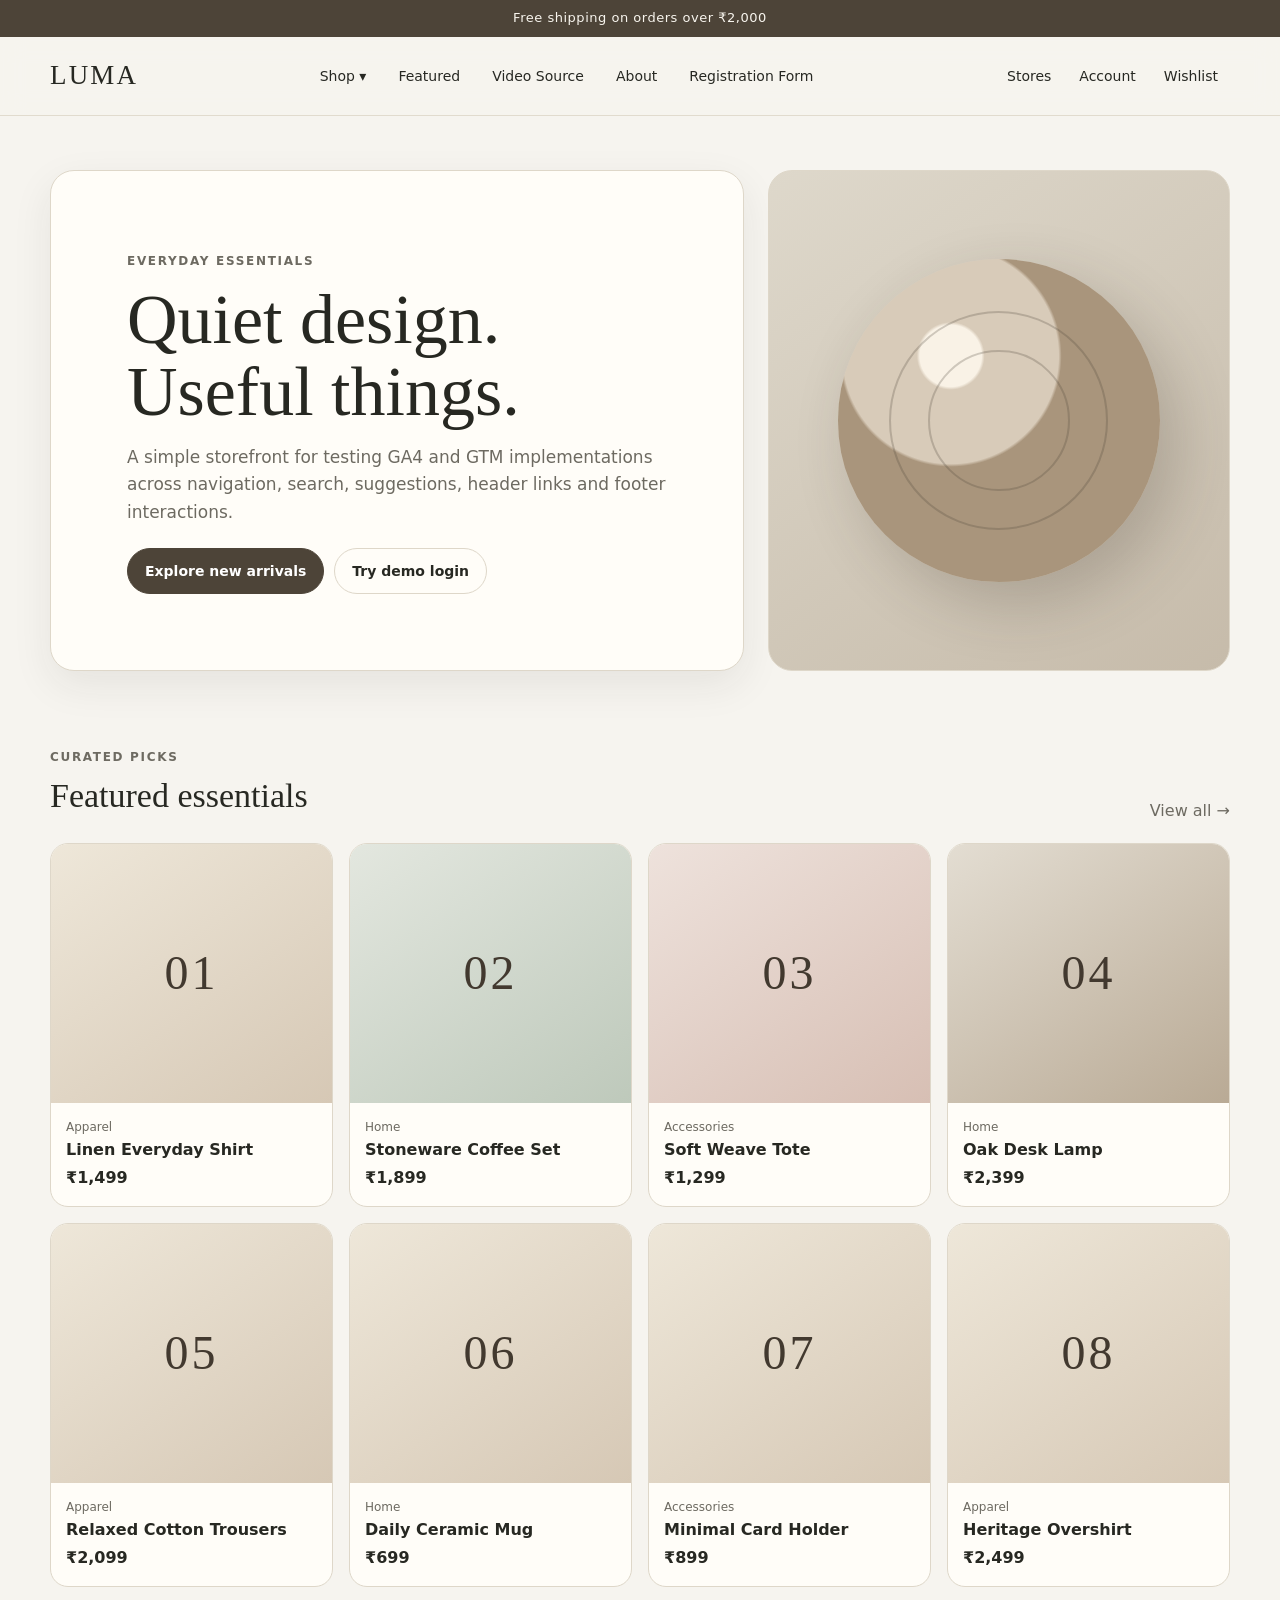
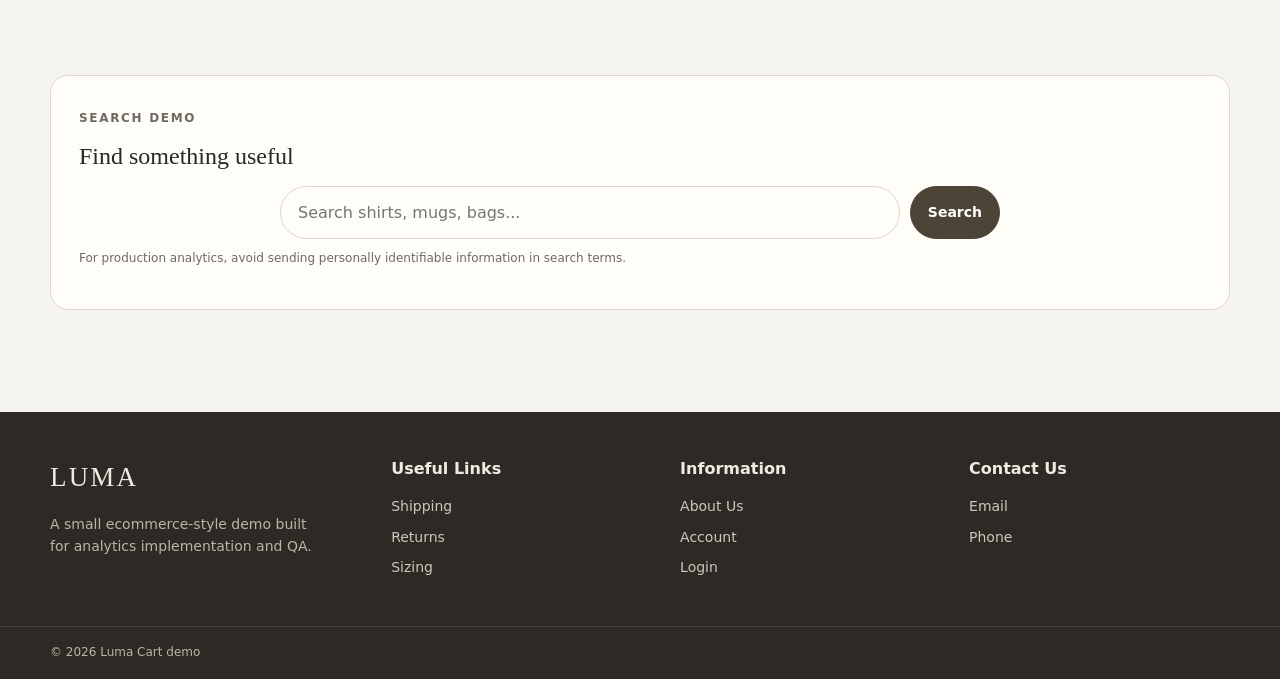
<file: index.html>
<!DOCTYPE html>
<html lang="en">
<head>
  <meta charset="UTF-8">
  <meta name="viewport" content="width=device-width, initial-scale=1.0">
  <title>Luma Cart | Everyday goods, thoughtfully chosen</title>
  <meta name="description" content="A simple ecommerce demo website for GA4 and GTM testing.">

  <!-- dataLayer: keep this before the GTM container loader -->
  <script>
    window.dataLayer = window.dataLayer || [];
    window.dataLayer.push({
      user_id: localStorage.getItem('luma_logged_in') === 'true' ? localStorage.getItem('luma_user_id') : null,
      user_type: localStorage.getItem('luma_logged_in') === 'true' ? 'loggedin' : 'guest',
      page_type: 'homepage'
    });
  </script>

  
    <!-- Google Tag Manager -->
<script>(function(w,d,s,l,i){w[l]=w[l]||[];w[l].push({'gtm.start':
new Date().getTime(),event:'gtm.js'});var f=d.getElementsByTagName(s)[0],
j=d.createElement(s),dl=l!='dataLayer'?'&l='+l:'';j.async=true;j.src=
'https://www.googletagmanager.com/gtm.js?id='+i+dl;f.parentNode.insertBefore(j,f);
})(window,document,'script','dataLayer','GTM-KWVHQDHK');</script>
  
<!-- End Google Tag Manager -->

  <link rel="stylesheet" href="assets/css/style.css">
  <script src="assets/js/app.js" defer></script>
</head>
<body data-page-type="homepage">
  <!-- Google Tag Manager (noscript): replace GTM-XXXXXXX -->
  <noscript><iframe src="https://www.googletagmanager.com/ns.html?id=GTM-XXXXXXX" height="0" width="0" style="display:none;visibility:hidden"></iframe></noscript>

  <div class="announcement">Free shipping on orders over ₹2,000</div>
  <header class="site-header">
    <div class="container header-row">
      <a class="brand" href="index.html" data-header-link="logo" data-header-position="left" data-page-name="homepage">LUMA</a>
      <nav class="nav" aria-label="Main navigation">
        <div class="nav-item">
          <a class="nav-link" href="products.html?category=New%20Arrivals" data-menu-click data-page-name="homepage" data-main-menu-category="Shop" data-main-menu-sub-category="Featured" data-main-menu-tab="New Arrivals">Shop ▾</a>
          <div class="dropdown">
            <a href="products.html?category=New%20Arrivals" data-menu-click data-page-name="homepage" data-main-menu-category="Shop" data-main-menu-sub-category="Featured" data-main-menu-tab="New Arrivals">New Arrivals</a>
            <a href="products.html?category=Apparel" data-menu-click data-page-name="homepage" data-main-menu-category="Shop" data-main-menu-sub-category="Apparel" data-main-menu-tab="All Apparel">Apparel</a>
            <a href="products.html?category=Home" data-menu-click data-page-name="homepage" data-main-menu-category="Shop" data-main-menu-sub-category="Home" data-main-menu-tab="All Home">Home</a>
            <a href="products.html?category=Accessories" data-menu-click data-page-name="homepage" data-main-menu-category="Shop" data-main-menu-sub-category="Accessories" data-main-menu-tab="All Accessories">Accessories</a>
          </div>
        </div>
        <div class="nav-item">
          <a class="nav-link" href="#featured" data-menu-click data-page-name="homepage" data-main-menu-category="Explore" data-main-menu-sub-category="Collections" data-main-menu-tab="Featured">Featured</a>
        </div>
        <a class="nav-link" href="video.html" data-menu-click data-page-name="homepage" data-main-menu-category="Video Source" data-main-menu-sub-category="Video" data-main-menu-tab="Video Source">Video Source</a>
        <div class="nav-item">
          <a class="nav-link" href="#about" data-menu-click data-page-name="homepage" data-main-menu-category="Explore" data-main-menu-sub-category="Brand" data-main-menu-tab="About Luma">About</a>
        </div>
        <div class="nav-item">
          <a class="nav-link" href="registration.html" data-menu-click data-page-name="homepage" data-main-menu-category="Registration form" data-main-menu-sub-category="Brand" data-main-menu-tab="Register Luma">Registration Form</a>
        </div>
      </nav>
      <div class="header-actions">
        <a class="header-link optional-link" href="products.html" data-header-link="stores" data-header-position="right" data-page-name="homepage">Stores</a>
        <a class="header-link" href="account.html" data-header-link="account" data-header-position="right" data-page-name="homepage">Account</a>
        <a class="header-link optional-link" href="products.html" data-header-link="wishlist" data-header-position="right" data-page-name="homepage">Wishlist</a>
      </div>
    </div>
  </header>

  <main>
    <section class="hero">
      <div class="container hero-grid">
        <div class="hero-copy">
          <span class="kicker">Everyday essentials</span>
          <h1>Quiet design.<br>Useful things.</h1>
          <p>A simple storefront for testing GA4 and GTM implementations across navigation, search, suggestions, header links and footer interactions.</p>
          <div style="display:flex;gap:10px;flex-wrap:wrap;margin-top:22px;">
            <a class="btn" href="products.html?category=New%20Arrivals" data-menu-click data-page-name="homepage" data-main-menu-category="Shop" data-main-menu-sub-category="Featured" data-main-menu-tab="New Arrivals">Explore new arrivals</a>
            <a class="btn btn-secondary" href="login.html" data-header-link="login" data-header-position="hero" data-page-name="homepage">Try demo login</a>
          </div>
        </div>
        <div class="hero-art" aria-label="Decorative product illustration"><div class="hero-art-inner"></div></div>
      </div>
    </section>

    <section class="section" id="featured">
      <div class="container">
        <div class="section-header">
          <div><span class="kicker">Curated picks</span><h2>Featured essentials</h2></div>
          <a class="muted" href="products.html">View all →</a>
        </div>
        <div class="grid-4" id="productGrid"></div>
      </div>
    </section>

    <section class="section" id="about">
      <div class="container">
        <div class="card" style="padding:28px;">
          <span class="kicker">Search demo</span>
          <h2 style="font-family:Georgia,serif;font-weight:500;margin:8px 0 10px;">Find something useful</h2>
          <div class="search-shell">
            <form class="search-form" id="siteSearchForm" role="search">
              <input id="siteSearchInput" name="q" type="search" placeholder="Search shirts, mugs, bags..." autocomplete="off" aria-label="Search products">
              <button class="btn" type="submit">Search</button>
            </form>
            <div class="suggestions" id="searchSuggestions"></div>
          </div>
          <p class="form-note" style="margin-top:10px;">For production analytics, avoid sending personally identifiable information in search terms.</p>
        </div>
      </div>
    </section>
  </main>

  <footer class="site-footer">
    <div class="container footer-grid">
      <div>
        <div class="brand">LUMA</div>
        <p style="color:#bcb5a6;font-size:14px;max-width:280px;">A small ecommerce-style demo built for analytics implementation and QA.</p>
      </div>
      <div>
        <p class="footer-title">Useful Links</p>
        <a class="footer-link" href="products.html" data-footer-link="Shipping" data-footer-position="1" data-footer-section="Useful Links" data-page-name="homepage">Shipping</a>
        <a class="footer-link" href="products.html" data-footer-link="Returns" data-footer-position="2" data-footer-section="Useful Links" data-page-name="homepage">Returns</a>
        <a class="footer-link" href="products.html" data-footer-link="Sizing" data-footer-position="3" data-footer-section="Useful Links" data-page-name="homepage">Sizing</a>
      </div>
      <div>
        <p class="footer-title">Information</p>
        <a class="footer-link" href="#about" data-footer-link="About Us" data-footer-position="1" data-footer-section="Information" data-page-name="homepage">About Us</a>
        <a class="footer-link" href="account.html" data-footer-link="Account" data-footer-position="2" data-footer-section="Information" data-page-name="homepage">Account</a>
        <a class="footer-link" href="login.html" data-footer-link="Login" data-footer-position="3" data-footer-section="Information" data-page-name="homepage">Login</a>
      </div>
      <div>
        <p class="footer-title">Contact Us</p>
        <a class="footer-link" href="mailto:hello@example.com" data-footer-link="Email" data-footer-position="1" data-footer-section="Contact Us" data-page-name="homepage">Email</a>
        <a class="footer-link" href="tel:+910000000000" data-footer-link="Phone" data-footer-position="2" data-footer-section="Contact Us" data-page-name="homepage">Phone</a>
      </div>
    </div>
    <div class="footer-bottom"><div class="container">© 2026 Luma Cart demo</div></div>
  </footer>
  <div class="toast" id="toast" role="status" aria-live="polite"></div>
</body>
</html>
</file>
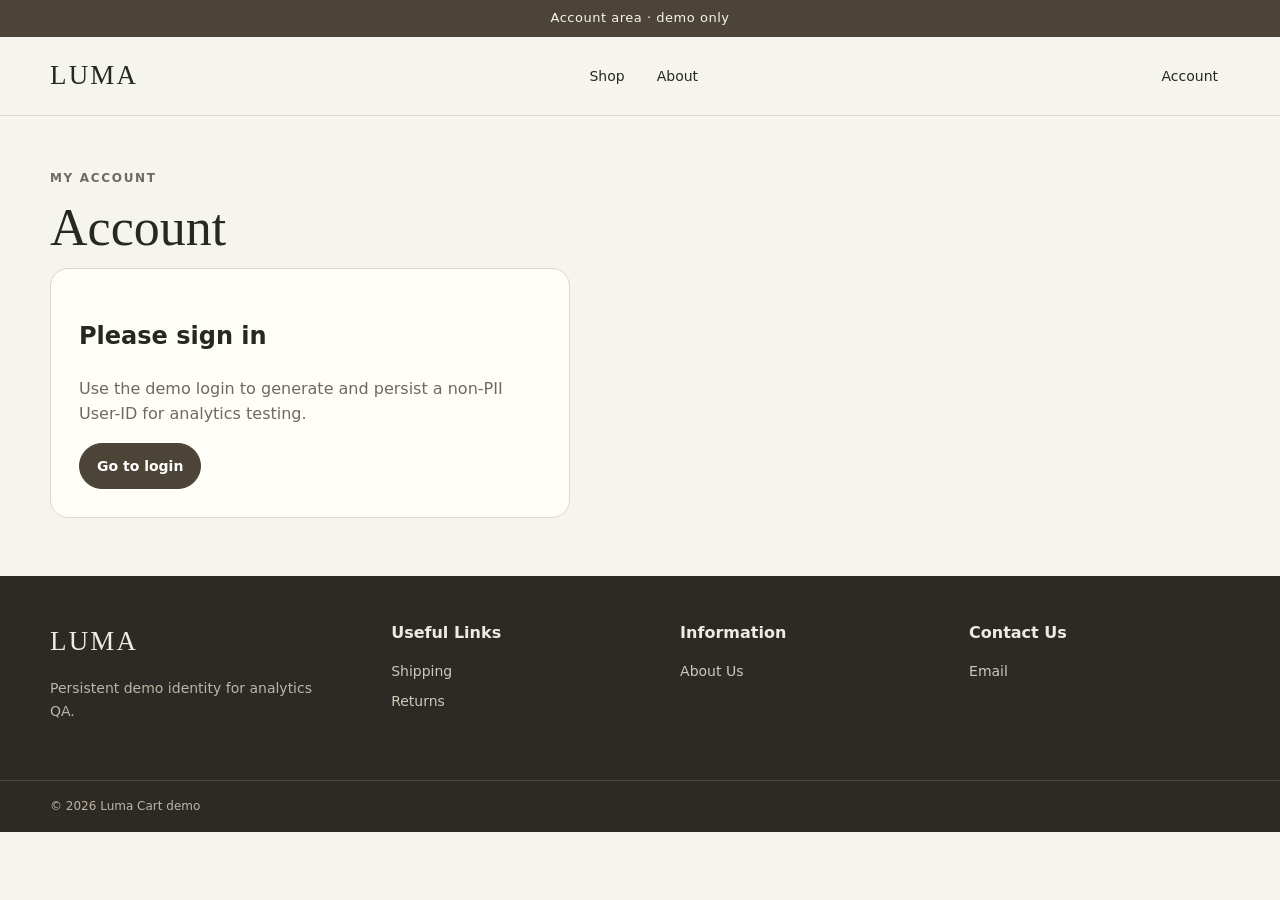
<file: account.html>
<!DOCTYPE html>
<html lang="en">
<head>
  <meta charset="UTF-8">
  <meta name="viewport" content="width=device-width, initial-scale=1.0">
  <title>Account | Luma Cart</title>
  <meta name="description" content="Demo account page showing GA4 User-ID state.">
  <script>
    window.dataLayer = window.dataLayer || [];
    window.dataLayer.push({
      user_id: localStorage.getItem('luma_logged_in') === 'true' ? localStorage.getItem('luma_user_id') : null,
      user_type: localStorage.getItem('luma_logged_in') === 'true' ? 'loggedin' : 'guest',
      page_type: 'account_page'
    });
  </script>
  
    <!-- Google Tag Manager -->
<script>(function(w,d,s,l,i){w[l]=w[l]||[];w[l].push({'gtm.start':
new Date().getTime(),event:'gtm.js'});var f=d.getElementsByTagName(s)[0],
j=d.createElement(s),dl=l!='dataLayer'?'&l='+l:'';j.async=true;j.src=
'https://www.googletagmanager.com/gtm.js?id='+i+dl;f.parentNode.insertBefore(j,f);
})(window,document,'script','dataLayer','GTM-KWVHQDHK');</script>
  
<!-- End Google Tag Manager -->
  <link rel="stylesheet" href="assets/css/style.css">
  <script src="assets/js/app.js" defer></script>
</head>
<body data-page-type="account_page">
<noscript><iframe src="https://www.googletagmanager.com/ns.html?id=GTM-XXXXXXX" height="0" width="0" style="display:none;visibility:hidden"></iframe></noscript>
<div class="announcement">Account area · demo only</div>
<header class="site-header"><div class="container header-row">
  <a class="brand" href="index.html" data-header-link="logo" data-header-position="left" data-page-name="account_page">LUMA</a>
  <nav class="nav" aria-label="Main navigation"><div class="nav-item"><a class="nav-link" href="products.html" data-menu-click data-page-name="account_page" data-main-menu-category="Shop" data-main-menu-sub-category="All Products" data-main-menu-tab="Shop">Shop</a></div><div class="nav-item"><a class="nav-link" href="index.html#about" data-menu-click data-page-name="account_page" data-main-menu-category="Explore" data-main-menu-sub-category="Brand" data-main-menu-tab="About Luma">About</a></div></nav>
  <div class="header-actions"><a class="header-link" href="account.html" data-header-link="account" data-header-position="right" data-page-name="account_page">Account</a></div>
</div></header>
<main class="container" style="padding:48px 0 0;"><span class="kicker">My account</span><h1 style="font-size:52px;">Account</h1><div id="accountPanel"></div></main>
<footer class="site-footer"><div class="container footer-grid">
  <div><div class="brand">LUMA</div><p style="color:#bcb5a6;font-size:14px;max-width:280px;">Persistent demo identity for analytics QA.</p></div>
  <div><p class="footer-title">Useful Links</p><a class="footer-link" href="products.html" data-footer-link="Shipping" data-footer-position="1" data-footer-section="Useful Links" data-page-name="account_page">Shipping</a><a class="footer-link" href="products.html" data-footer-link="Returns" data-footer-position="2" data-footer-section="Useful Links" data-page-name="account_page">Returns</a></div>
  <div><p class="footer-title">Information</p><a class="footer-link" href="index.html#about" data-footer-link="About Us" data-footer-position="1" data-footer-section="Information" data-page-name="account_page">About Us</a></div>
  <div><p class="footer-title">Contact Us</p><a class="footer-link" href="mailto:hello@example.com" data-footer-link="Email" data-footer-position="1" data-footer-section="Contact Us" data-page-name="account_page">Email</a></div>
</div><div class="footer-bottom"><div class="container">© 2026 Luma Cart demo</div></div></footer>
<div class="toast" id="toast" role="status" aria-live="polite"></div>
</body>
</html>
</file>
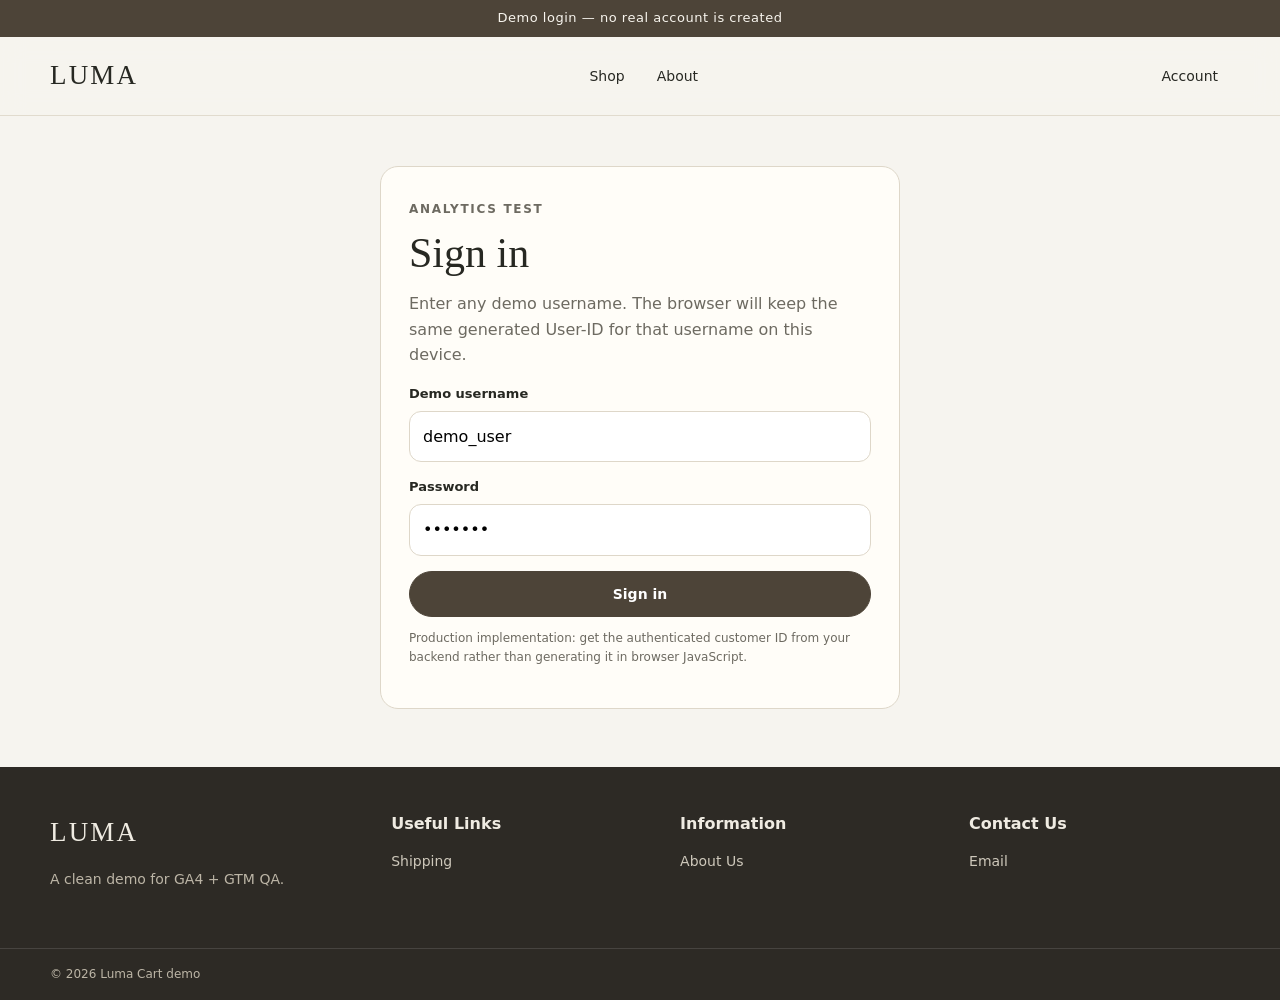
<file: login.html>
<!DOCTYPE html>
<html lang="en">
<head>
  <meta charset="UTF-8">
  <meta name="viewport" content="width=device-width, initial-scale=1.0">
  <title>Login | Luma Cart</title>
  <meta name="description" content="Demo login page for testing GA4 User-ID behavior.">
  <script>
    window.dataLayer = window.dataLayer || [];
    window.dataLayer.push({
      user_id: localStorage.getItem('luma_logged_in') === 'true' ? localStorage.getItem('luma_user_id') : null,
      user_type: localStorage.getItem('luma_logged_in') === 'true' ? 'loggedin' : 'guest',
      page_type: 'login_page'
    });
  </script>
 
    <!-- Google Tag Manager -->
<script>(function(w,d,s,l,i){w[l]=w[l]||[];w[l].push({'gtm.start':
new Date().getTime(),event:'gtm.js'});var f=d.getElementsByTagName(s)[0],
j=d.createElement(s),dl=l!='dataLayer'?'&l='+l:'';j.async=true;j.src=
'https://www.googletagmanager.com/gtm.js?id='+i+dl;f.parentNode.insertBefore(j,f);
})(window,document,'script','dataLayer','GTM-KWVHQDHK');</script>
  
<!-- End Google Tag Manager -->
  <link rel="stylesheet" href="assets/css/style.css">
  <script src="assets/js/app.js" defer></script>
</head>
<body data-page-type="login_page">
<noscript><iframe src="https://www.googletagmanager.com/ns.html?id=GTM-XXXXXXX" height="0" width="0" style="display:none;visibility:hidden"></iframe></noscript>
<div class="announcement">Demo login — no real account is created</div>
<header class="site-header"><div class="container header-row">
  <a class="brand" href="index.html" data-header-link="logo" data-header-position="left" data-page-name="login_page">LUMA</a>
  <nav class="nav" aria-label="Main navigation"><div class="nav-item"><a class="nav-link" href="products.html" data-menu-click data-page-name="login_page" data-main-menu-category="Shop" data-main-menu-sub-category="All Products" data-main-menu-tab="Shop">Shop</a></div><div class="nav-item"><a class="nav-link" href="index.html#about" data-menu-click data-page-name="login_page" data-main-menu-category="Explore" data-main-menu-sub-category="Brand" data-main-menu-tab="About Luma">About</a></div></nav>
  <div class="header-actions"><a class="header-link" href="account.html" data-header-link="account" data-header-position="right" data-page-name="login_page">Account</a></div>
</div></header>
<main class="container">
  <div class="card form-card">
    <span class="kicker">Analytics test</span>
    <h1>Sign in</h1>
    <p class="muted">Enter any demo username. The browser will keep the same generated User-ID for that username on this device.</p>
    <form id="loginForm">
      <div class="form-group"><label for="username">Demo username</label><input id="username" name="username" type="text" placeholder="demo_user" value="demo_user" required></div>
      <div class="form-group"><label for="password">Password</label><input id="password" name="password" type="password" placeholder="anything works" value="demo123" required></div>
      <button class="btn btn-full" type="submit">Sign in</button>
    </form>
    <div class="alert" id="loginNotice"></div>
    <p class="form-note">Production implementation: get the authenticated customer ID from your backend rather than generating it in browser JavaScript.</p>
  </div>
</main>
<footer class="site-footer"><div class="container footer-grid">
  <div><div class="brand">LUMA</div><p style="color:#bcb5a6;font-size:14px;max-width:280px;">A clean demo for GA4 + GTM QA.</p></div>
  <div><p class="footer-title">Useful Links</p><a class="footer-link" href="products.html" data-footer-link="Shipping" data-footer-position="1" data-footer-section="Useful Links" data-page-name="login_page">Shipping</a></div>
  <div><p class="footer-title">Information</p><a class="footer-link" href="index.html#about" data-footer-link="About Us" data-footer-position="1" data-footer-section="Information" data-page-name="login_page">About Us</a></div>
  <div><p class="footer-title">Contact Us</p><a class="footer-link" href="mailto:hello@example.com" data-footer-link="Email" data-footer-position="1" data-footer-section="Contact Us" data-page-name="login_page">Email</a></div>
</div><div class="footer-bottom"><div class="container">© 2026 Luma Cart demo</div></div></footer>
<div class="toast" id="toast" role="status" aria-live="polite"></div>
</body>
</html>
</file>
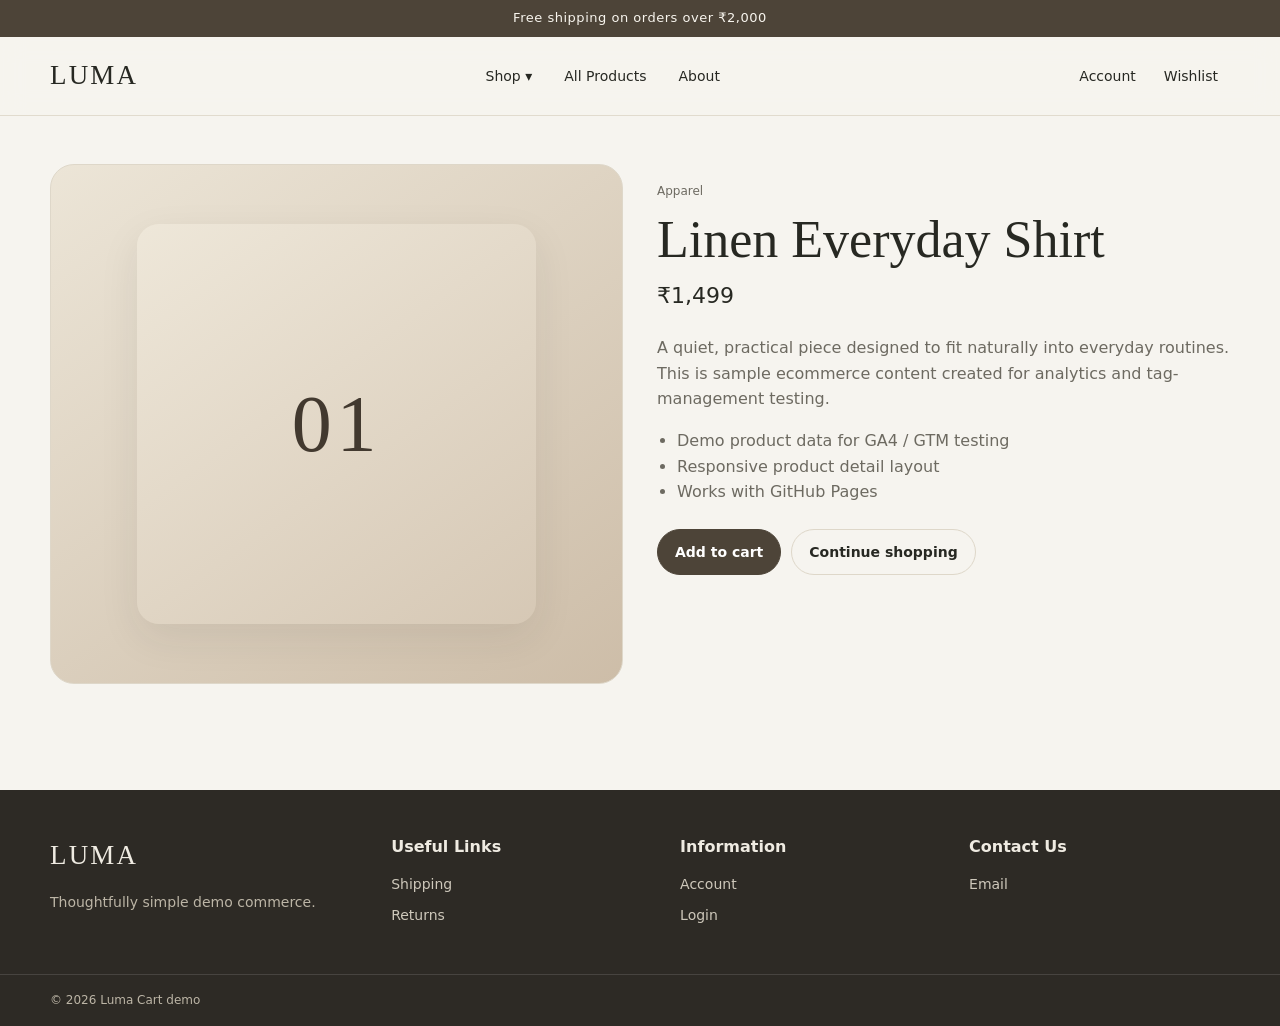
<file: product.html>
<!DOCTYPE html>
<html lang="en">
<head>
  <meta charset="UTF-8">
  <meta name="viewport" content="width=device-width, initial-scale=1.0">
  <title>Product | Luma Cart</title>
  <meta name="description" content="Luma Cart product detail demo.">
  <script>
    window.dataLayer = window.dataLayer || [];
    window.dataLayer.push({
      user_id: localStorage.getItem('luma_logged_in') === 'true' ? localStorage.getItem('luma_user_id') : null,
      user_type: localStorage.getItem('luma_logged_in') === 'true' ? 'loggedin' : 'guest',
      page_type: 'details_page'
    });
  </script>
  
    <!-- Google Tag Manager -->
<script>(function(w,d,s,l,i){w[l]=w[l]||[];w[l].push({'gtm.start':
new Date().getTime(),event:'gtm.js'});var f=d.getElementsByTagName(s)[0],
j=d.createElement(s),dl=l!='dataLayer'?'&l='+l:'';j.async=true;j.src=
'https://www.googletagmanager.com/gtm.js?id='+i+dl;f.parentNode.insertBefore(j,f);
})(window,document,'script','dataLayer','GTM-KWVHQDHK');</script>
  
<!-- End Google Tag Manager -->
  <link rel="stylesheet" href="assets/css/style.css">
  <script src="assets/js/app.js" defer></script>
</head>
<body data-page-type="details_page">
<noscript><iframe src="https://www.googletagmanager.com/ns.html?id=GTM-XXXXXXX" height="0" width="0" style="display:none;visibility:hidden"></iframe></noscript>
<div class="announcement">Free shipping on orders over ₹2,000</div>
<header class="site-header"><div class="container header-row">
  <a class="brand" href="index.html" data-header-link="logo" data-header-position="left" data-page-name="details_page">LUMA</a>
  <nav class="nav" aria-label="Main navigation">
    <div class="nav-item"><a class="nav-link" href="products.html?category=New%20Arrivals" data-menu-click data-page-name="details_page" data-main-menu-category="Shop" data-main-menu-sub-category="Featured" data-main-menu-tab="New Arrivals">Shop ▾</a>
      <div class="dropdown"><a href="products.html?category=New%20Arrivals" data-menu-click data-page-name="details_page" data-main-menu-category="Shop" data-main-menu-sub-category="Featured" data-main-menu-tab="New Arrivals">New Arrivals</a><a href="products.html?category=Apparel" data-menu-click data-page-name="details_page" data-main-menu-category="Shop" data-main-menu-sub-category="Apparel" data-main-menu-tab="All Apparel">Apparel</a><a href="products.html?category=Home" data-menu-click data-page-name="details_page" data-main-menu-category="Shop" data-main-menu-sub-category="Home" data-main-menu-tab="All Home">Home</a><a href="products.html?category=Accessories" data-menu-click data-page-name="details_page" data-main-menu-category="Shop" data-main-menu-sub-category="Accessories" data-main-menu-tab="All Accessories">Accessories</a></div>
    </div>
    <div class="nav-item"><a class="nav-link" href="products.html" data-menu-click data-page-name="details_page" data-main-menu-category="Explore" data-main-menu-sub-category="Collections" data-main-menu-tab="All Products">All Products</a></div>
    <div class="nav-item"><a class="nav-link" href="index.html#about" data-menu-click data-page-name="details_page" data-main-menu-category="Explore" data-main-menu-sub-category="Brand" data-main-menu-tab="About Luma">About</a></div>
  </nav>
  <div class="header-actions"><a class="header-link" href="account.html" data-header-link="account" data-header-position="right" data-page-name="details_page">Account</a><a class="header-link optional-link" href="products.html" data-header-link="wishlist" data-header-position="right" data-page-name="details_page">Wishlist</a></div>
</div></header>
<main><div class="container" id="productDetail"></div></main>
<footer class="site-footer"><div class="container footer-grid">
  <div><div class="brand">LUMA</div><p style="color:#bcb5a6;font-size:14px;max-width:280px;">Thoughtfully simple demo commerce.</p></div>
  <div><p class="footer-title">Useful Links</p><a class="footer-link" href="products.html" data-footer-link="Shipping" data-footer-position="1" data-footer-section="Useful Links" data-page-name="details_page">Shipping</a><a class="footer-link" href="products.html" data-footer-link="Returns" data-footer-position="2" data-footer-section="Useful Links" data-page-name="details_page">Returns</a></div>
  <div><p class="footer-title">Information</p><a class="footer-link" href="account.html" data-footer-link="Account" data-footer-position="1" data-footer-section="Information" data-page-name="details_page">Account</a><a class="footer-link" href="login.html" data-footer-link="Login" data-footer-position="2" data-footer-section="Information" data-page-name="details_page">Login</a></div>
  <div><p class="footer-title">Contact Us</p><a class="footer-link" href="mailto:hello@example.com" data-footer-link="Email" data-footer-position="1" data-footer-section="Contact Us" data-page-name="details_page">Email</a></div>
</div><div class="footer-bottom"><div class="container">© 2026 Luma Cart demo</div></div></footer>
<div class="toast" id="toast" role="status" aria-live="polite"></div>
</body>
</html>
</file>
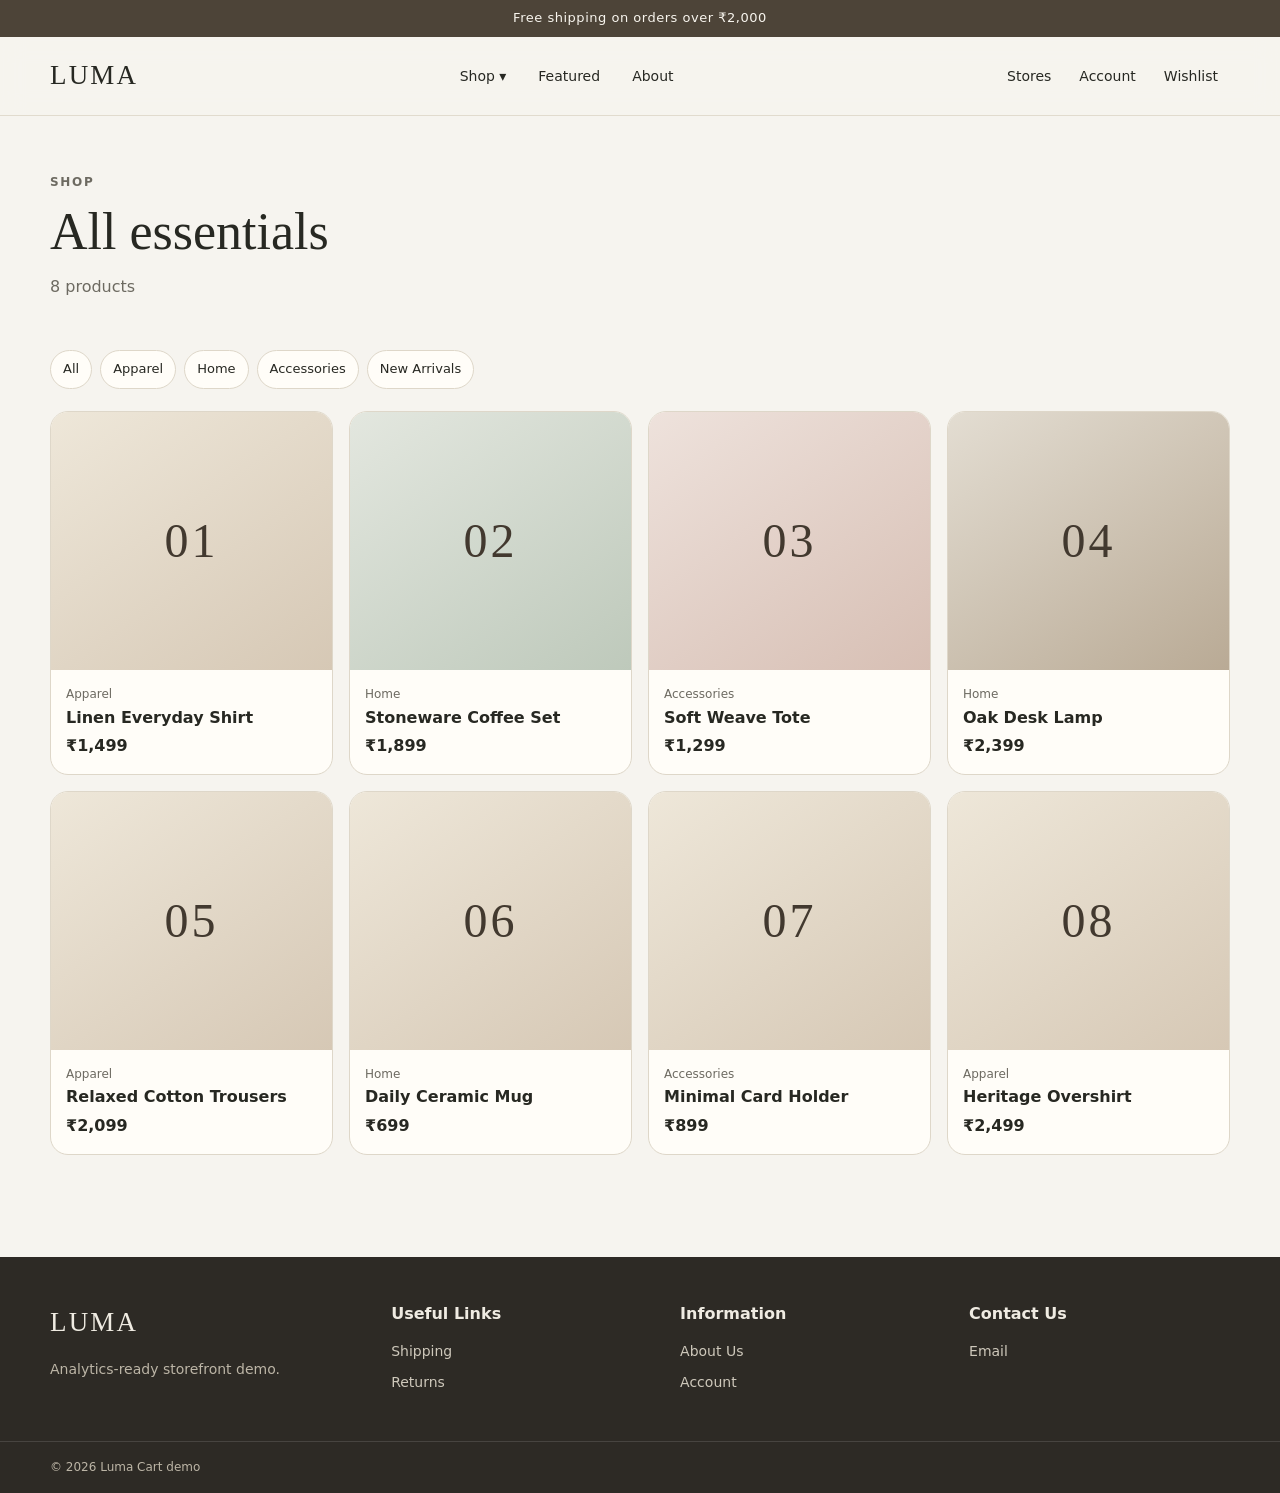
<file: products.html>
<!DOCTYPE html>
<html lang="en">
<head>
  <meta charset="UTF-8">
  <meta name="viewport" content="width=device-width, initial-scale=1.0">
  <title>Shop | Luma Cart</title>
  <meta name="description" content="Luma Cart product listing demo.">
  <script>
    window.dataLayer = window.dataLayer || [];
    window.dataLayer.push({
      user_id: localStorage.getItem('luma_logged_in') === 'true' ? localStorage.getItem('luma_user_id') : null,
      user_type: localStorage.getItem('luma_logged_in') === 'true' ? 'loggedin' : 'guest',
      page_type: 'products_page'
    });
  </script>
  
    <!-- Google Tag Manager -->
<script>(function(w,d,s,l,i){w[l]=w[l]||[];w[l].push({'gtm.start':
new Date().getTime(),event:'gtm.js'});var f=d.getElementsByTagName(s)[0],
j=d.createElement(s),dl=l!='dataLayer'?'&l='+l:'';j.async=true;j.src=
'https://www.googletagmanager.com/gtm.js?id='+i+dl;f.parentNode.insertBefore(j,f);
})(window,document,'script','dataLayer','GTM-KWVHQDHK');</script>
  
<!-- End Google Tag Manager -->
  <link rel="stylesheet" href="assets/css/style.css">
  <script src="assets/js/app.js" defer></script>
</head>
<body data-page-type="products_page">
<noscript><iframe src="https://www.googletagmanager.com/ns.html?id=GTM-XXXXXXX" height="0" width="0" style="display:none;visibility:hidden"></iframe></noscript>
<div class="announcement">Free shipping on orders over ₹2,000</div>
<header class="site-header">
  <div class="container header-row">
    <a class="brand" href="index.html" data-header-link="logo" data-header-position="left" data-page-name="products_page">LUMA</a>
    <nav class="nav" aria-label="Main navigation">
      <div class="nav-item">
        <a class="nav-link" href="products.html?category=New%20Arrivals" data-menu-click data-page-name="products_page" data-main-menu-category="Shop" data-main-menu-sub-category="Featured" data-main-menu-tab="New Arrivals">Shop ▾</a>
        <div class="dropdown">
          <a href="products.html?category=New%20Arrivals" data-menu-click data-page-name="products_page" data-main-menu-category="Shop" data-main-menu-sub-category="Featured" data-main-menu-tab="New Arrivals">New Arrivals</a>
          <a href="products.html?category=Apparel" data-menu-click data-page-name="products_page" data-main-menu-category="Shop" data-main-menu-sub-category="Apparel" data-main-menu-tab="All Apparel">Apparel</a>
          <a href="products.html?category=Home" data-menu-click data-page-name="products_page" data-main-menu-category="Shop" data-main-menu-sub-category="Home" data-main-menu-tab="All Home">Home</a>
          <a href="products.html?category=Accessories" data-menu-click data-page-name="products_page" data-main-menu-category="Shop" data-main-menu-sub-category="Accessories" data-main-menu-tab="All Accessories">Accessories</a>
        </div>
      </div>
      <div class="nav-item"><a class="nav-link" href="index.html#featured" data-menu-click data-page-name="products_page" data-main-menu-category="Explore" data-main-menu-sub-category="Collections" data-main-menu-tab="Featured">Featured</a></div>
      <div class="nav-item"><a class="nav-link" href="index.html#about" data-menu-click data-page-name="products_page" data-main-menu-category="Explore" data-main-menu-sub-category="Brand" data-main-menu-tab="About Luma">About</a></div>
    </nav>
    <div class="header-actions">
      <a class="header-link optional-link" href="index.html" data-header-link="stores" data-header-position="right" data-page-name="products_page">Stores</a>
      <a class="header-link" href="account.html" data-header-link="account" data-header-position="right" data-page-name="products_page">Account</a>
      <a class="header-link optional-link" href="products.html" data-header-link="wishlist" data-header-position="right" data-page-name="products_page">Wishlist</a>
    </div>
  </div>
</header>
<main>
  <section class="page-hero"><div class="container"><span class="kicker">Shop</span><h1>All essentials</h1><p class="muted" id="resultLabel">Browse the demo catalog.</p></div></section>
  <section class="section" style="padding-top:10px;"><div class="container">
    <div class="filter-row">
      <a class="filter" href="products.html">All</a>
      <a class="filter" href="products.html?category=Apparel">Apparel</a>
      <a class="filter" href="products.html?category=Home">Home</a>
      <a class="filter" href="products.html?category=Accessories">Accessories</a>
      <a class="filter" href="products.html?category=New%20Arrivals">New Arrivals</a>
    </div>
    <div class="grid-4" id="productGrid"></div>
  </div></section>
</main>
<footer class="site-footer">
  <div class="container footer-grid">
    <div><div class="brand">LUMA</div><p style="color:#bcb5a6;font-size:14px;max-width:280px;">Analytics-ready storefront demo.</p></div>
    <div><p class="footer-title">Useful Links</p><a class="footer-link" href="products.html" data-footer-link="Shipping" data-footer-position="1" data-footer-section="Useful Links" data-page-name="products_page">Shipping</a><a class="footer-link" href="products.html" data-footer-link="Returns" data-footer-position="2" data-footer-section="Useful Links" data-page-name="products_page">Returns</a></div>
    <div><p class="footer-title">Information</p><a class="footer-link" href="index.html#about" data-footer-link="About Us" data-footer-position="1" data-footer-section="Information" data-page-name="products_page">About Us</a><a class="footer-link" href="account.html" data-footer-link="Account" data-footer-position="2" data-footer-section="Information" data-page-name="products_page">Account</a></div>
    <div><p class="footer-title">Contact Us</p><a class="footer-link" href="mailto:hello@example.com" data-footer-link="Email" data-footer-position="1" data-footer-section="Contact Us" data-page-name="products_page">Email</a></div>
  </div>
  <div class="footer-bottom"><div class="container">© 2026 Luma Cart demo</div></div>
</footer>
<div class="toast" id="toast" role="status" aria-live="polite"></div>
</body>
</html>
</file>
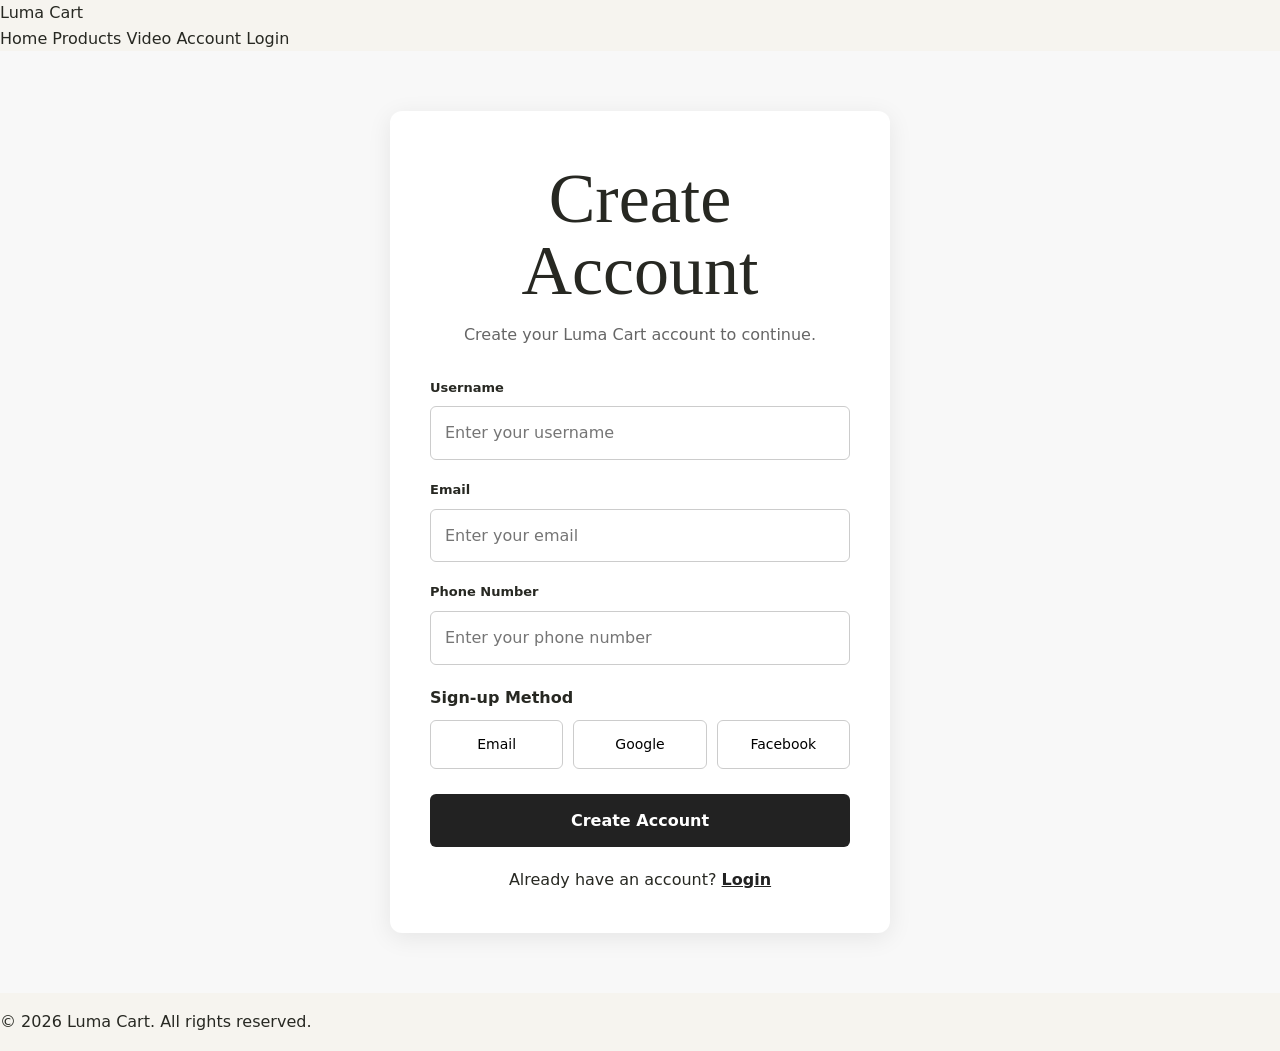
<file: registration.html>
<!DOCTYPE html>
<html lang="en">
<head>
<meta charset="UTF-8">
<meta name="viewport" content="width=device-width, initial-scale=1.0">
 
  <title>Create Account | Luma Cart</title>
<meta

    name="description"

    content="Create your Luma Cart account."
>
 
  <!-- =========================================

       DATA LAYER

  ========================================== -->
<script>

    window.dataLayer = window.dataLayer || [];
 
    window.dataLayer.push({

      user_id: localStorage.getItem('user_id') || null,

      user_type: localStorage.getItem('user_id') ? 'loggedin' : 'guest',

      page_type: 'registration'

    });
</script>
 
  <!-- =========================================

       GOOGLE TAG MANAGER

  ========================================== -->
<script>

    (function(w,d,s,l,i){

      w[l]=w[l]||[];

      w[l].push({

        'gtm.start': new Date().getTime(),

        event:'gtm.js'

      });
 
      var f=d.getElementsByTagName(s)[0],

          j=d.createElement(s),

          dl=l!='dataLayer'?'&l='+l:'';
 
      j.async=true;

      j.src='https://www.googletagmanager.com/gtm.js?id='+i+dl;
 
      f.parentNode.insertBefore(j,f);

    })(window,document,'script','dataLayer','GTM-KWVHQDHK');
</script>
 
  <!-- Existing Luma stylesheet -->
<link rel="stylesheet" href="assets/css/style.css">
 
  <style>

    /* =========================================

       REGISTRATION PAGE

    ========================================== */
 
    .registration-section {

      min-height: calc(100vh - 180px);

      display: flex;

      justify-content: center;

      align-items: center;

      padding: 60px 20px;

      background: #f8f8f8;

    }
 
    .registration-card {

      width: 100%;

      max-width: 500px;

      background: #ffffff;

      padding: 40px;

      border-radius: 12px;

      box-shadow: 0 5px 25px rgba(0, 0, 0, 0.08);

    }
 
    .registration-card h1 {

      margin-bottom: 10px;

      text-align: center;

    }
 
    .registration-subtitle {

      text-align: center;

      margin-bottom: 30px;

      color: #666;

    }
 
    .form-group {

      margin-bottom: 20px;

    }
 
    .form-group label {

      display: block;

      margin-bottom: 8px;

      font-weight: 600;

    }
 
    .form-group input {

      width: 100%;

      padding: 13px 14px;

      border: 1px solid #ccc;

      border-radius: 6px;

      font-size: 16px;

      box-sizing: border-box;

    }
 
    .form-group input:focus {

      outline: none;

      border-color: #222;

    }
 
    .signup-method-title {

      font-weight: 600;

      margin-bottom: 10px;

    }
 
    .signup-methods {

      display: flex;

      gap: 10px;

      flex-wrap: wrap;

      margin-bottom: 25px;

    }
 
    .signup-method {

      flex: 1;

      min-width: 100px;

      padding: 12px;

      border: 1px solid #ccc;

      background: #fff;

      border-radius: 6px;

      cursor: pointer;

      font-size: 14px;

    }
 
    .signup-method:hover {

      border-color: #222;

    }
 
    .signup-method.active {

      background: #222;

      color: #fff;

      border-color: #222;

    }
 
    .create-account-btn {

      width: 100%;

      padding: 14px;

      background: #222;

      color: #fff;

      border: none;

      border-radius: 6px;

      font-size: 16px;

      font-weight: 600;

      cursor: pointer;

    }
 
    .create-account-btn:hover {

      opacity: 0.9;

    }
 
    .create-account-btn:disabled {

      opacity: 0.6;

      cursor: not-allowed;

    }
 
    .message {

      display: none;

      padding: 12px;

      margin-bottom: 20px;

      border-radius: 6px;

      font-size: 14px;

    }
 
    .error-message {

      background: #ffeaea;

      color: #b00020;

      border: 1px solid #ffbaba;

    }
 
    .success-message {

      background: #eaf8ed;

      color: #187a2f;

      border: 1px solid #b8e6c1;

    }
 
    .login-link {

      text-align: center;

      margin-top: 20px;

    }
 
    .login-link a {

      color: #222;

      font-weight: 600;

      text-decoration: underline;

    }
 
    @media (max-width: 600px) {

      .registration-card {

        padding: 25px 20px;

      }
 
      .signup-method {

        min-width: 80px;

      }

    }
</style>
</head>
 
<body>

  <!-- =========================================
       GTM NOSCRIPT
  ========================================== -->
  <noscript>
    <iframe
      src="https://www.googletagmanager.com/ns.html?id=GTM-KWVHQDHK"
      height="0"
      width="0"
      style="display:none;visibility:hidden">
    </iframe>
  </noscript>

  <!-- =========================================
       HEADER
  ========================================== -->
  <header>
    <nav>
      <a href="index.html">Luma Cart</a>

      <div>
        <a href="index.html">Home</a>
        <a href="products.html">Products</a>
        <a href="video.html">Video</a>
        <a href="account.html">Account</a>
        <a href="login.html">Login</a>
      </div>
    </nav>
  </header>

  <!-- =========================================
       REGISTRATION FORM
  ========================================== -->
  <main class="registration-section">

    <div class="registration-card">

      <h1>Create Account</h1>

      <p class="registration-subtitle">
        Create your Luma Cart account to continue.
      </p>

      <!-- Error Message -->
      <div
        id="errorMessage"
        class="message error-message">
      </div>

      <!-- Success Message -->
      <div
        id="successMessage"
        class="message success-message">
      </div>

      <form id="registrationForm">

        <!-- Username -->
        <div class="form-group">
          <label for="username">
            Username
          </label>

          <input
            type="text"
            id="username"
            name="username"
            placeholder="Enter your username"
            autocomplete="username"
          >
        </div>

        <!-- Email -->
        <div class="form-group">
          <label for="email">
            Email
          </label>

          <input
            type="email"
            id="email"
            name="email"
            placeholder="Enter your email"
            autocomplete="email"
          >
        </div>

        <!-- Phone -->
        <div class="form-group">
          <label for="phone">
            Phone Number
          </label>

          <input
            type="tel"
            id="phone"
            name="phone"
            placeholder="Enter your phone number"
            autocomplete="tel"
          >
        </div>

        <!-- Signup Method -->
        <div class="form-group">

          <div class="signup-method-title">
            Sign-up Method
          </div>

          <div class="signup-methods">

            <button
              type="button"
              class="signup-method"
              data-method="Email">
              Email
            </button>

            <button
              type="button"
              class="signup-method"
              data-method="Google">
              Google
            </button>

            <button
              type="button"
              class="signup-method"
              data-method="Facebook">
              Facebook
            </button>

          </div>

        </div>

        <!-- Create Account -->
        <button
          type="submit"
          id="createAccountBtn"
          class="create-account-btn">
          Create Account
        </button>

      </form>

      <div class="login-link">
        Already have an account?
        <a href="login.html">Login</a>
      </div>

    </div>

  </main>

  <!-- =========================================
       FOOTER
  ========================================== -->
  <footer>
    <p>&copy; 2026 Luma Cart. All rights reserved.</p>
  </footer>


  <!-- =========================================
       REGISTRATION JAVASCRIPT
  ========================================== -->
  <script>

    const registrationForm =
      document.getElementById('registrationForm');

    const usernameInput =
      document.getElementById('username');

    const emailInput =
      document.getElementById('email');

    const phoneInput =
      document.getElementById('phone');

    const createAccountBtn =
      document.getElementById('createAccountBtn');

    const errorMessage =
      document.getElementById('errorMessage');

    const successMessage =
      document.getElementById('successMessage');

    const signupMethodButtons =
      document.querySelectorAll('.signup-method');


    let signupMethod = null;


    /* =========================================
       SIGNUP METHOD SELECTION
    ========================================== */

    signupMethodButtons.forEach(button => {

      button.addEventListener('click', function () {

        signupMethodButtons.forEach(btn => {
          btn.classList.remove('active');
        });

        this.classList.add('active');

        signupMethod =
          this.getAttribute('data-method');

      });

    });


    /* =========================================
       SHA-256 HASH FUNCTION
    ========================================== */

    async function sha256(value) {

      const encoder =
        new TextEncoder();

      const data =
        encoder.encode(value);

      const hashBuffer =
        await crypto.subtle.digest(
          'SHA-256',
          data
        );

      const hashArray =
        Array.from(
          new Uint8Array(hashBuffer)
        );

      return hashArray
        .map(
          byte =>
            byte
              .toString(16)
              .padStart(2, '0')
        )
        .join('');

    }


    /* =========================================
       NORMALIZE USERNAME
    ========================================== */

    function normalizeUsername(username) {

      return username
        .trim()
        .toLowerCase();

    }


    /* =========================================
       NORMALIZE EMAIL
    ========================================== */

    function normalizeEmail(email) {

      return email
        .trim()
        .toLowerCase();

    }


    /* =========================================
       NORMALIZE PHONE
    ========================================== */

    function normalizePhone(phone) {

      let normalizedPhone =
        phone
          .trim()
          .replace(
            /[\s\-()]/g,
            ''
          );

      /*
        If user enters a 10-digit
        Indian phone number,
        add +91.
      */

      if (
        /^[0-9]{10}$/.test(
          normalizedPhone
        )
      ) {

        normalizedPhone =
          '+91' + normalizedPhone;

      }

      return normalizedPhone;

    }


    /* =========================================
       SHOW ERROR
    ========================================== */

    function showError(message) {

      errorMessage.textContent =
        message;

      errorMessage.style.display =
        'block';

      successMessage.style.display =
        'none';

    }


    /* =========================================
       SHOW SUCCESS
    ========================================== */

    function showSuccess(message) {

      successMessage.textContent =
        message;

      successMessage.style.display =
        'block';

      errorMessage.style.display =
        'none';

    }


    /* =========================================
       HIDE MESSAGES
    ========================================== */

    function hideMessages() {

      errorMessage.style.display =
        'none';

      successMessage.style.display =
        'none';

    }


    /* =========================================
       FORM SUBMISSION
    ========================================== */

    registrationForm.addEventListener(
      'submit',
      async function(event) {

        event.preventDefault();

        hideMessages();

        createAccountBtn.disabled =
          true;

        createAccountBtn.textContent =
          'Creating Account...';


        /* =====================================
           GET FORM VALUES
        ====================================== */

        const username =
          normalizeUsername(
            usernameInput.value
          );

        const email =
          normalizeEmail(
            emailInput.value
          );

        const phone =
          normalizePhone(
            phoneInput.value
          );


        let failureReason = null;


        /* =====================================
           VALIDATION
        ====================================== */

        if (!username) {

          failureReason =
            'username_missing';

        }

        else if (!email) {

          failureReason =
            'email_missing';

        }

        else if (
          !/^[^\s@]+@[^\s@]+\.[^\s@]+$/
            .test(email)
        ) {

          failureReason =
            'invalid_email';

        }

        else if (!phone) {

          failureReason =
            'phone_missing';

        }

        else if (
          !/^\+?[0-9]{10,15}$/
            .test(phone)
        ) {

          failureReason =
            'invalid_phone';

        }

        else if (!signupMethod) {

          failureReason =
            'signup_method_missing';

        }


        /* =====================================
           HASH USER DATA
        ====================================== */

        let hashedUsername = null;
        let hashedEmail = null;
        let hashedPhone = null;


        if (username) {

          hashedUsername =
            await sha256(
              username
            );

        }


        if (email) {

          hashedEmail =
            await sha256(
              email
            );

        }


        if (phone) {

          hashedPhone =
            await sha256(
              phone
            );

        }


        /* =====================================
           VALIDATION FAILURE
        ====================================== */

        if (failureReason) {

          window.dataLayer.push({

            event:
              'registration_failed',

            username:
              hashedUsername,

            email:
              hashedEmail,

            phone_number:
              hashedPhone,

            signup_method:
              signupMethod || null,

            failure_reason:
              failureReason

          });


          showError(
            'Registration failed: ' +
            failureReason.replace(
              /_/g,
              ' '
            )
          );


          /*
            IMPORTANT:
            Do NOT clear the form.
            User-entered values remain.
          */

          createAccountBtn.disabled =
            false;

          createAccountBtn.textContent =
            'Create Account';

          return;

        }


        /* =====================================
           SIMULATE REGISTRATION REQUEST
        ====================================== */

        await new Promise(
          resolve =>
            setTimeout(
              resolve,
              1000
            )
        );


        /* =====================================
           SIMULATED SERVER FAILURE

           20% chance of failure
        ====================================== */

        const serverFailed =
          Math.random() < 0.20;


        if (serverFailed) {

          failureReason =
            'registration_server_error';


          window.dataLayer.push({

            event:
              'registration_failed',

            username:
              hashedUsername,

            email:
              hashedEmail,

            phone_number:
              hashedPhone,

            signup_method:
              signupMethod,

            failure_reason:
              failureReason

          });


          showError(
            'Registration failed. Please try again.'
          );


          /*
            Keep form values filled
          */

          createAccountBtn.disabled =
            false;

          createAccountBtn.textContent =
            'Create Account';

          return;

        }


        /* =====================================
           REGISTRATION SUCCESS
        ====================================== */

        window.dataLayer.push({

          event:
            'registration_success',

          username:
            hashedUsername,

          email:
            hashedEmail,

          phone_number:
            hashedPhone,

          signup_method:
            signupMethod,

          failure_reason:
            null

        });


        /* =====================================
           CREATE USER ID
        ====================================== */

        const userId =
          'user_' +
          Date.now() +
          '_' +
          Math.random()
            .toString(36)
            .substring(2, 10);


        localStorage.setItem(
          'user_id',
          userId
        );


        localStorage.setItem(
          'user_type',
          'loggedin'
        );


        /* =====================================
           SUCCESS MESSAGE
        ====================================== */

        showSuccess(
          'Account created successfully!'
        );


        createAccountBtn.disabled =
          false;

        createAccountBtn.textContent =
          'Create Account';


        /*
          Form values are intentionally
          NOT cleared here either.
        */

      }
    );

  </script>

</body>
</html>
</file>
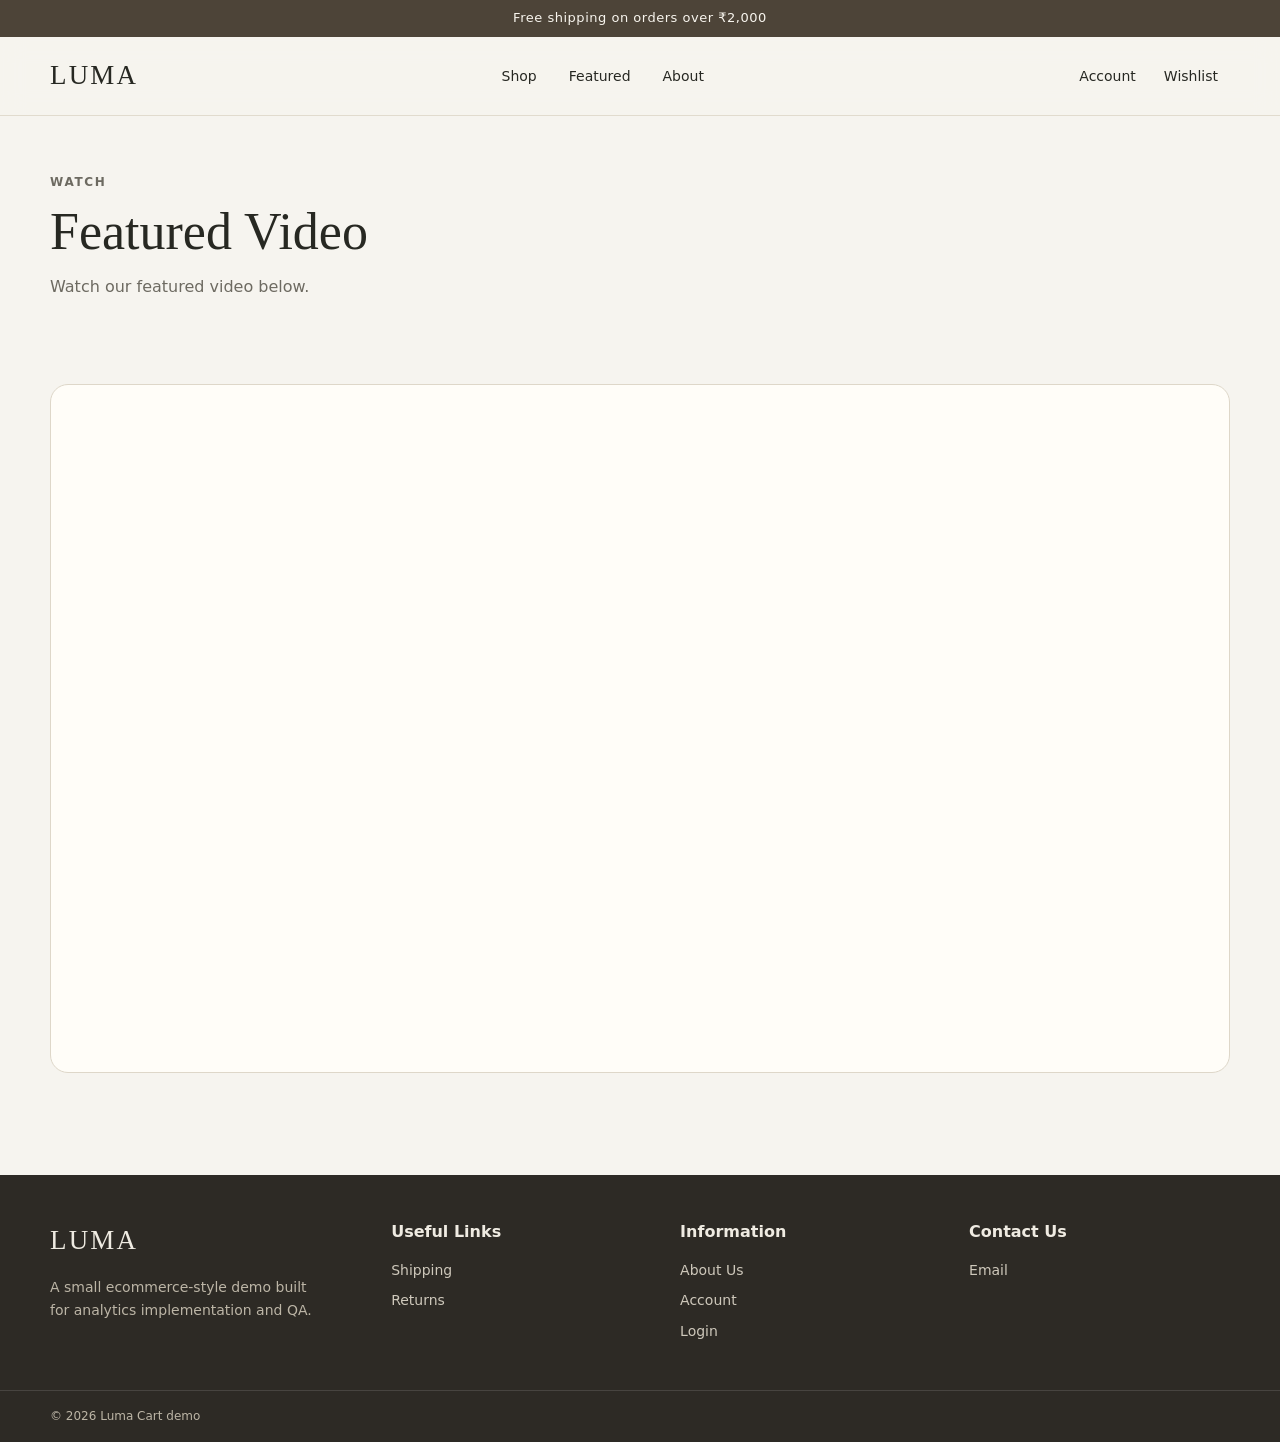
<file: video.html>
<!DOCTYPE html>
<html lang="en">
<head>
  <meta charset="UTF-8">
  <meta name="viewport" content="width=device-width, initial-scale=1.0">

  <title>Video | Luma Cart</title>
  <meta name="description" content="Luma Cart video page.">

  <!-- dataLayer: keep this before the GTM container loader -->
  <script>
    window.dataLayer = window.dataLayer || [];
    window.dataLayer.push({
      user_id: localStorage.getItem('luma_logged_in') === 'true'
        ? localStorage.getItem('luma_user_id')
        : null,
      user_type: localStorage.getItem('luma_logged_in') === 'true'
        ? 'loggedin'
        : 'guest',
      page_type: 'video_page'
    });
  </script>

  <!-- Google Tag Manager -->
<script>(function(w,d,s,l,i){w[l]=w[l]||[];w[l].push({'gtm.start':
new Date().getTime(),event:'gtm.js'});var f=d.getElementsByTagName(s)[0],
j=d.createElement(s),dl=l!='dataLayer'?'&l='+l:'';j.async=true;j.src=
'https://www.googletagmanager.com/gtm.js?id='+i+dl;f.parentNode.insertBefore(j,f);
})(window,document,'script','dataLayer','GTM-KWVHQDHK');</script>
<!-- End Google Tag Manager -->

  <link rel="stylesheet" href="assets/css/style.css">
  <script src="assets/js/app.js" defer></script>
</head>

<body data-page-type="video_page">

  <!-- Google Tag Manager (noscript) -->
<noscript><iframe src="https://www.googletagmanager.com/ns.html?id=GTM-KWVHQDHK"
height="0" width="0" style="display:none;visibility:hidden"></iframe>
  </noscript>
<!-- End Google Tag Manager (noscript) -->
  
  <div class="announcement">
    Free shipping on orders over ₹2,000
  </div>

  <header class="site-header">
    <div class="container header-row">

      <a
        class="brand"
        href="index.html"
        data-header-link="logo"
        data-header-position="left"
        data-page-name="video_page">
        LUMA
      </a>

      <nav class="nav" aria-label="Main navigation">

        <div class="nav-item">
          <a
            class="nav-link"
            href="products.html"
            data-menu-click
            data-page-name="video_page"
            data-main-menu-category="Shop"
            data-main-menu-sub-category="All Products"
            data-main-menu-tab="Shop">
            Shop
          </a>
        </div>

        <div class="nav-item">
          <a
            class="nav-link"
            href="index.html#featured"
            data-menu-click
            data-page-name="video_page"
            data-main-menu-category="Explore"
            data-main-menu-sub-category="Collections"
            data-main-menu-tab="Featured">
            Featured
          </a>
        </div>

        <div class="nav-item">
          <a
            class="nav-link"
            href="index.html#about"
            data-menu-click
            data-page-name="video_page"
            data-main-menu-category="Explore"
            data-main-menu-sub-category="Brand"
            data-main-menu-tab="About Luma">
            About
          </a>
        </div>

      </nav>

      <div class="header-actions">
        <a
          class="header-link"
          href="account.html"
          data-header-link="account"
          data-header-position="right"
          data-page-name="video_page">
          Account
        </a>

        <a
          class="header-link optional-link"
          href="products.html"
          data-header-link="wishlist"
          data-header-position="right"
          data-page-name="video_page">
          Wishlist
        </a>
      </div>

    </div>
  </header>


  <main>

    <section class="page-hero">
      <div class="container">
        <span class="kicker">Watch</span>
        <h1>Featured Video</h1>
        <p class="muted">
          Watch our featured video below.
        </p>
      </div>
    </section>


    <section class="section">
      <div class="container">

        <div class="card" style="padding:28px;">

          <div
            style="
              position:relative;
              width:100%;
              padding-bottom:56.25%;
              height:0;
              overflow:hidden;
              border-radius:12px;
            ">

            <iframe
              src="https://www.youtube.com/embed/mFRucDBBv80?enablejsapi=1"
              title="Luma Cart YouTube Video"
              style="
                position:absolute;
                top:0;
                left:0;
                width:100%;
                height:100%;
                border:0;
              "
              allow="accelerometer; autoplay; clipboard-write; encrypted-media; gyroscope; picture-in-picture; web-share"
              allowfullscreen>
            </iframe>

          </div>

        </div>

      </div>
    </section>

  </main>


  <footer class="site-footer">

    <div class="container footer-grid">

      <div>
        <div class="brand">LUMA</div>
        <p style="color:#bcb5a6;font-size:14px;max-width:280px;">
          A small ecommerce-style demo built for analytics implementation and QA.
        </p>
      </div>

      <div>
        <p class="footer-title">Useful Links</p>

        <a
          class="footer-link"
          href="products.html"
          data-footer-link="Shipping"
          data-footer-position="1"
          data-footer-section="Useful Links"
          data-page-name="video_page">
          Shipping
        </a>

        <a
          class="footer-link"
          href="products.html"
          data-footer-link="Returns"
          data-footer-position="2"
          data-footer-section="Useful Links"
          data-page-name="video_page">
          Returns
        </a>
      </div>

      <div>
        <p class="footer-title">Information</p>

        <a
          class="footer-link"
          href="index.html#about"
          data-footer-link="About Us"
          data-footer-position="1"
          data-footer-section="Information"
          data-page-name="video_page">
          About Us
        </a>

        <a
          class="footer-link"
          href="account.html"
          data-footer-link="Account"
          data-footer-position="2"
          data-footer-section="Information"
          data-page-name="video_page">
          Account
        </a>

        <a
          class="footer-link"
          href="login.html"
          data-footer-link="Login"
          data-footer-position="3"
          data-footer-section="Information"
          data-page-name="video_page">
          Login
        </a>
      </div>

      <div>
        <p class="footer-title">Contact Us</p>

        <a
          class="footer-link"
          href="mailto:hello@example.com"
          data-footer-link="Email"
          data-footer-position="1"
          data-footer-section="Contact Us"
          data-page-name="video_page">
          Email
        </a>
      </div>

    </div>

    <div class="footer-bottom">
      <div class="container">
        © 2026 Luma Cart demo
      </div>
    </div>

  </footer>

  <div class="toast" id="toast" role="status" aria-live="polite"></div>

</body>
</html>
</file>
<file: assets/css/style.css>
:root {
  --bg: #f6f4ef;
  --surface: #fffdf8;
  --surface-2: #eee9de;
  --text: #272822;
  --muted: #6d6a61;
  --accent: #6a5d4d;
  --accent-dark: #4d4438;
  --line: #ded7c9;
  --success: #52705c;
  --shadow: 0 14px 40px rgba(39, 40, 34, 0.08);
  --radius: 18px;
  --max: 1180px;
}

* { box-sizing: border-box; }
html { scroll-behavior: smooth; }
body {
  margin: 0;
  font-family: Inter, ui-sans-serif, system-ui, -apple-system, BlinkMacSystemFont, "Segoe UI", sans-serif;
  color: var(--text);
  background: var(--bg);
  line-height: 1.6;
}
a { color: inherit; text-decoration: none; }
button, input { font: inherit; }
button { cursor: pointer; }
.container { width: min(var(--max), calc(100% - 40px)); margin-inline: auto; }

.announcement {
  background: var(--accent-dark);
  color: #f8f5ee;
  font-size: 13px;
  padding: 8px 0;
  text-align: center;
  letter-spacing: .04em;
}

.site-header {
  position: sticky;
  top: 0;
  z-index: 20;
  background: rgba(246,244,239,.94);
  backdrop-filter: blur(12px);
  border-bottom: 1px solid rgba(222,215,201,.85);
}
.header-row {
  min-height: 78px;
  display: grid;
  grid-template-columns: auto 1fr auto;
  align-items: center;
  gap: 26px;
}
.brand {
  font-family: Georgia, serif;
  font-size: 27px;
  letter-spacing: .08em;
}
.nav { display: flex; justify-content: center; gap: 8px; }
.nav-item { position: relative; }
.nav-link, .header-link {
  display: inline-flex;
  align-items: center;
  gap: 6px;
  border: 0;
  background: transparent;
  color: var(--text);
  padding: 10px 12px;
  border-radius: 10px;
  font-size: 14px;
}
.nav-link:hover, .header-link:hover { background: var(--surface-2); }
.dropdown {
  position: absolute;
  top: calc(100% + 8px);
  left: 0;
  width: 220px;
  background: var(--surface);
  border: 1px solid var(--line);
  border-radius: 14px;
  box-shadow: var(--shadow);
  padding: 8px;
  display: none;
}
.nav-item:hover .dropdown,
.nav-item:focus-within .dropdown { display: block; }
.dropdown a {
  display: block;
  padding: 10px 11px;
  border-radius: 9px;
  font-size: 14px;
}
.dropdown a:hover { background: var(--surface-2); }
.header-actions { display: flex; align-items: center; gap: 4px; justify-content: flex-end; }

.hero { padding: 54px 0 28px; }
.hero-grid {
  display: grid;
  grid-template-columns: 1.2fr .8fr;
  gap: 24px;
  align-items: stretch;
}
.hero-copy {
  background: var(--surface);
  border: 1px solid var(--line);
  border-radius: 24px;
  padding: clamp(34px, 6vw, 76px);
  box-shadow: var(--shadow);
}
.kicker {
  display: inline-block;
  color: var(--muted);
  text-transform: uppercase;
  letter-spacing: .14em;
  font-size: 12px;
  font-weight: 700;
}
h1 {
  margin: 12px 0 14px;
  font-family: Georgia, serif;
  font-weight: 500;
  font-size: clamp(40px, 6vw, 70px);
  line-height: 1.02;
}
.hero-copy p { max-width: 640px; color: var(--muted); font-size: 17px; }
.hero-art {
  border-radius: 24px;
  border: 1px solid var(--line);
  background: linear-gradient(145deg, #ded8cb, #c6bbaa);
  min-height: 390px;
  display: grid;
  place-items: center;
  overflow: hidden;
}
.hero-art-inner {
  width: 70%; aspect-ratio: 1;
  border-radius: 50%;
  background: radial-gradient(circle at 35% 30%, #f9f2e6 0 10%, #d8cbb9 11% 35%, #a9957c 36% 100%);
  box-shadow: 18px 22px 60px rgba(55,47,36,.22);
  position: relative;
}
.hero-art-inner::before,
.hero-art-inner::after {
  content: "";
  position: absolute;
  border-radius: 999px;
  border: 2px solid rgba(77,68,56,.25);
}
.hero-art-inner::before { inset: 16%; }
.hero-art-inner::after { inset: 28%; }

.section { padding: 44px 0; }
.section-header { display:flex; align-items:end; justify-content:space-between; gap: 20px; margin-bottom: 20px; }
.section-header h2 { font-family: Georgia, serif; font-size: 34px; font-weight: 500; margin: 0; }
.muted { color: var(--muted); }

.grid-4 { display:grid; grid-template-columns: repeat(4, 1fr); gap: 16px; }
.grid-3 { display:grid; grid-template-columns: repeat(3, 1fr); gap: 18px; }
.card {
  background: var(--surface);
  border: 1px solid var(--line);
  border-radius: var(--radius);
  overflow: hidden;
}
.product-card { transition: transform .2s ease, box-shadow .2s ease; }
.product-card:hover { transform: translateY(-3px); box-shadow: var(--shadow); }
.product-art {
  aspect-ratio: 1 / .92;
  display:grid;
  place-items:center;
  font-family: Georgia, serif;
  color: #42392f;
  font-size: 48px;
  letter-spacing: .06em;
  background: linear-gradient(145deg, #eee7d9, #d6c8b5);
}
.product-card:nth-child(2) .product-art { background: linear-gradient(145deg, #e3e7df, #bec9bb); }
.product-card:nth-child(3) .product-art { background: linear-gradient(145deg, #eee2dc, #d7bfb4); }
.product-card:nth-child(4) .product-art { background: linear-gradient(145deg, #e3ddd2, #b9aa95); }
.product-info { padding: 15px; }
.product-info h3 { margin: 0 0 3px; font-size: 16px; }
.price { font-weight: 700; }
.tag { font-size: 12px; color: var(--muted); }

.btn {
  display:inline-flex;
  justify-content:center;
  align-items:center;
  gap:8px;
  border:1px solid var(--accent-dark);
  background: var(--accent-dark);
  color:#fff;
  border-radius: 999px;
  padding: 11px 17px;
  font-weight: 600;
  font-size: 14px;
}
.btn:hover { filter: brightness(.95); }
.btn-secondary { background: transparent; color: var(--text); border-color: var(--line); }
.btn-full { width: 100%; }

.search-shell { position: relative; max-width: 720px; margin-inline:auto; }
.search-form { display:flex; gap: 10px; }
.search-form input {
  flex:1;
  min-width:0;
  border:1px solid var(--line);
  border-radius:999px;
  padding: 13px 17px;
  background: var(--surface);
  outline: none;
}
.search-form input:focus { border-color: var(--accent); box-shadow: 0 0 0 3px rgba(106,93,77,.11); }
.suggestions {
  position:absolute; left:0; right:86px; top:52px;
  background:var(--surface);
  border:1px solid var(--line);
  border-radius:14px;
  box-shadow:var(--shadow);
  overflow:hidden;
  display:none;
  z-index:25;
}
.suggestion-btn { width:100%; text-align:left; border:0; background:transparent; padding:11px 14px; }
.suggestion-btn:hover { background:var(--surface-2); }

.page-hero { padding: 52px 0 24px; }
.page-hero h1 { font-size: 52px; }
.filter-row { display:flex; flex-wrap:wrap; gap:8px; margin-bottom:22px; }
.filter { padding:8px 12px; border:1px solid var(--line); border-radius:999px; background:var(--surface); font-size:13px; }
.filter.active { background:var(--accent-dark); color:#fff; border-color:var(--accent-dark); }

.detail-grid { display:grid; grid-template-columns: 1fr 1fr; gap: 34px; padding: 48px 0; }
.detail-art { border:1px solid var(--line); border-radius:24px; min-height:520px; display:grid; place-items:center; background:linear-gradient(145deg,#ece5d7,#cdbda8); }
.detail-art .product-art { width:70%; border-radius:22px; aspect-ratio:1; font-size:80px; box-shadow: var(--shadow); }
.detail-content { padding: 18px 0; }
.detail-content h1 { font-size: 52px; margin-bottom:8px; }
.detail-price { font-size: 22px; margin: 12px 0 22px; }
.detail-content ul { padding-left:20px; color:var(--muted); }

.form-card { width:min(520px,100%); margin:50px auto; padding:28px; }
.form-card h1 { font-size:42px; }
.form-group { margin-bottom:15px; }
.form-group label { display:block; font-size:13px; font-weight:700; margin-bottom:6px; }
.form-group input {
  width:100%; padding:12px 13px; border:1px solid var(--line); border-radius:12px; background:#fff;
}
.form-note { font-size:12px; color:var(--muted); }
.alert { margin:12px 0; padding:11px 12px; border-radius:10px; background:#eee9de; display:none; }
.alert.success { background:#e4ede5; color:#405946; }

.account-grid { display:grid; grid-template-columns: .9fr 1.1fr; gap:18px; }
.stat-card { padding:22px; }
.stat-value { font-family:Georgia,serif; font-size:34px; }

.site-footer { margin-top:58px; background:#2d2a25; color:#efebe2; }
.footer-grid { display:grid; grid-template-columns: 1.2fr 1fr 1fr 1fr; gap:28px; padding: 44px 0; }
.footer-title { margin:0 0 10px; font-weight:700; }
.footer-link { display:block; color:#cec8bb; padding:4px 0; font-size:14px; }
.footer-link:hover { color:#fff; }
.footer-bottom { border-top:1px solid rgba(255,255,255,.12); padding:16px 0; color:#bcb5a6; font-size:12px; }

.toast {
  position: fixed; right: 18px; bottom: 18px; z-index: 40;
  background: #2d2a25; color:#fff; padding:12px 15px; border-radius:12px;
  box-shadow: var(--shadow); display:none; max-width:360px; font-size:13px;
}

@media (max-width: 980px) {
  .header-row { grid-template-columns: 1fr auto; }
  .nav { grid-column: 1/-1; grid-row: 2; justify-content:flex-start; overflow:auto; padding-bottom:10px; }
  .hero-grid, .detail-grid, .account-grid { grid-template-columns:1fr; }
  .grid-4 { grid-template-columns:repeat(2,1fr); }
  .footer-grid { grid-template-columns:repeat(2,1fr); }
}
@media (max-width: 620px) {
  .container { width:min(var(--max), calc(100% - 24px)); }
  .header-row { gap:10px; }
  .brand { font-size:22px; }
  .header-actions .optional-link { display:none; }
  .grid-3, .grid-4 { grid-template-columns:1fr 1fr; }
  .footer-grid { grid-template-columns:1fr; }
  .hero-copy { padding:30px; }
  .hero-art { min-height:280px; }
  .search-form { flex-direction:column; }
  .search-form .btn { width:100%; }
  .suggestions { right:0; top:104px; }
}
</file>
